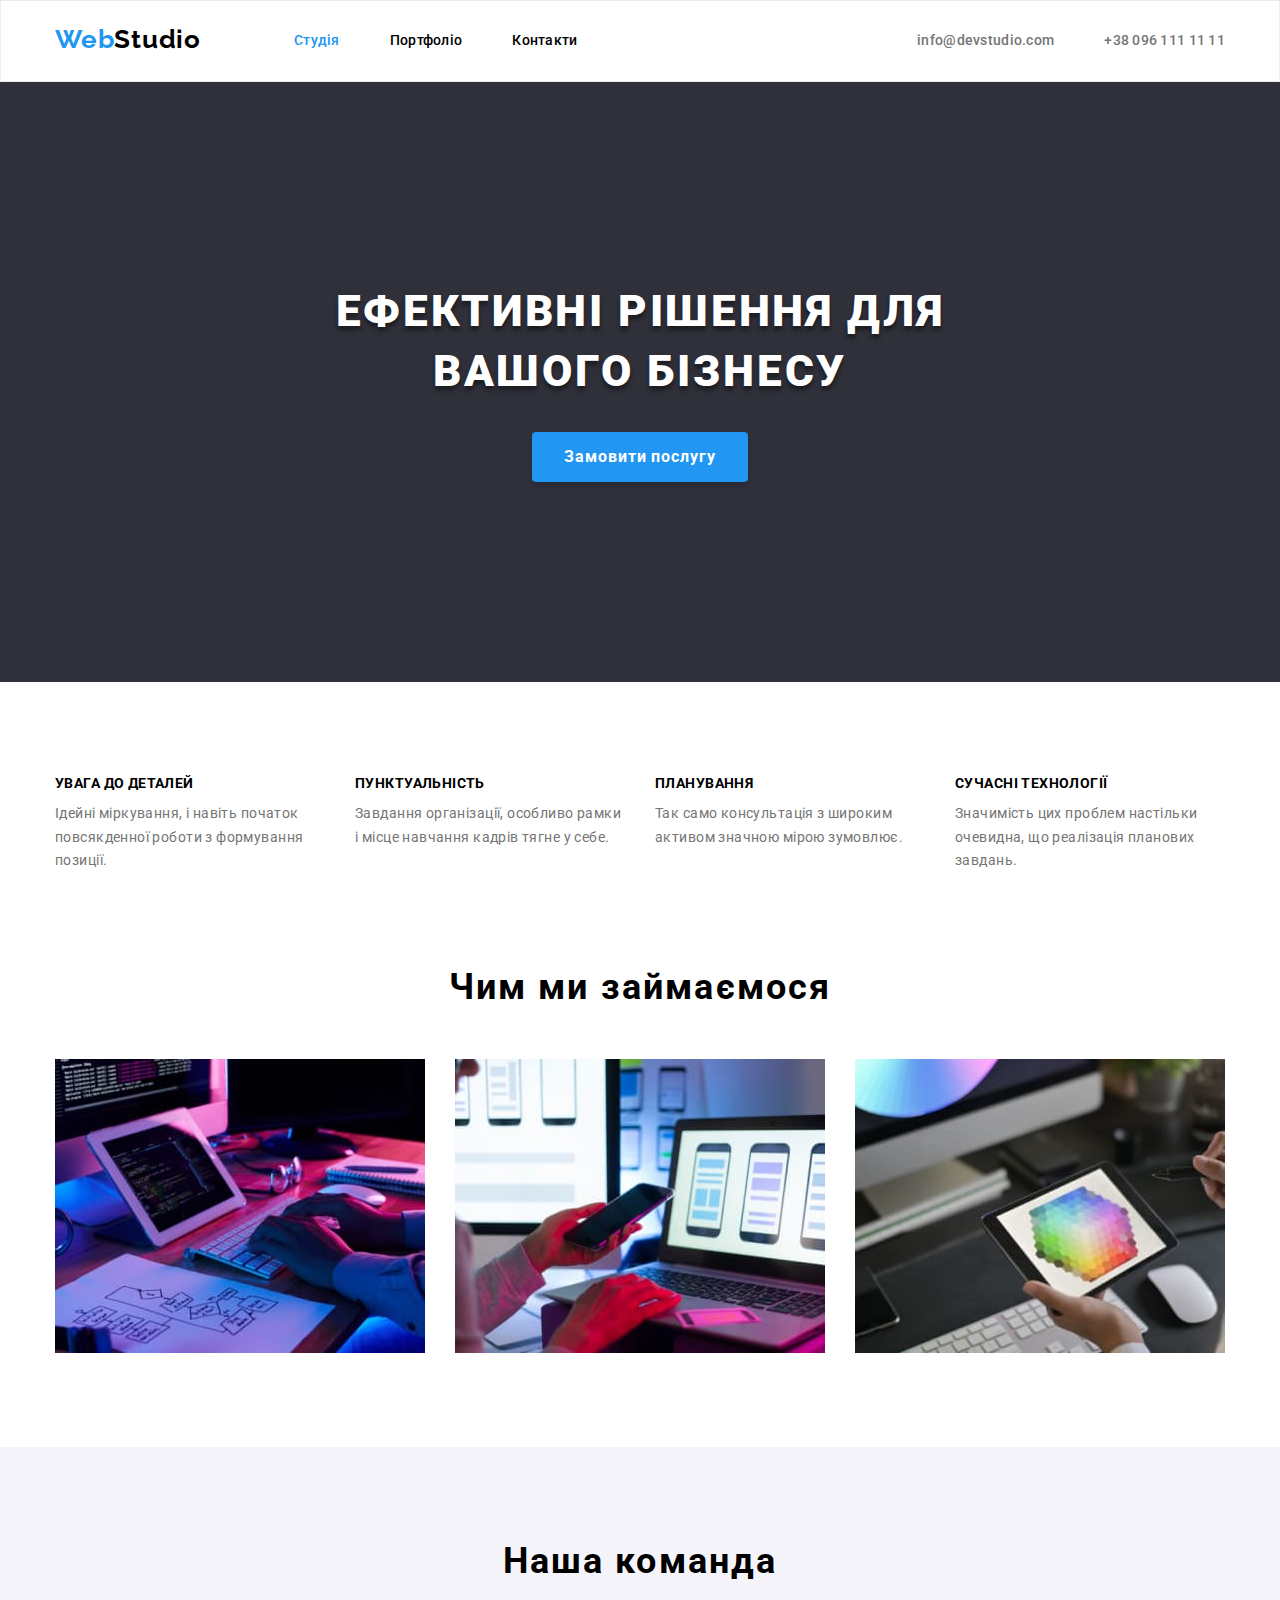
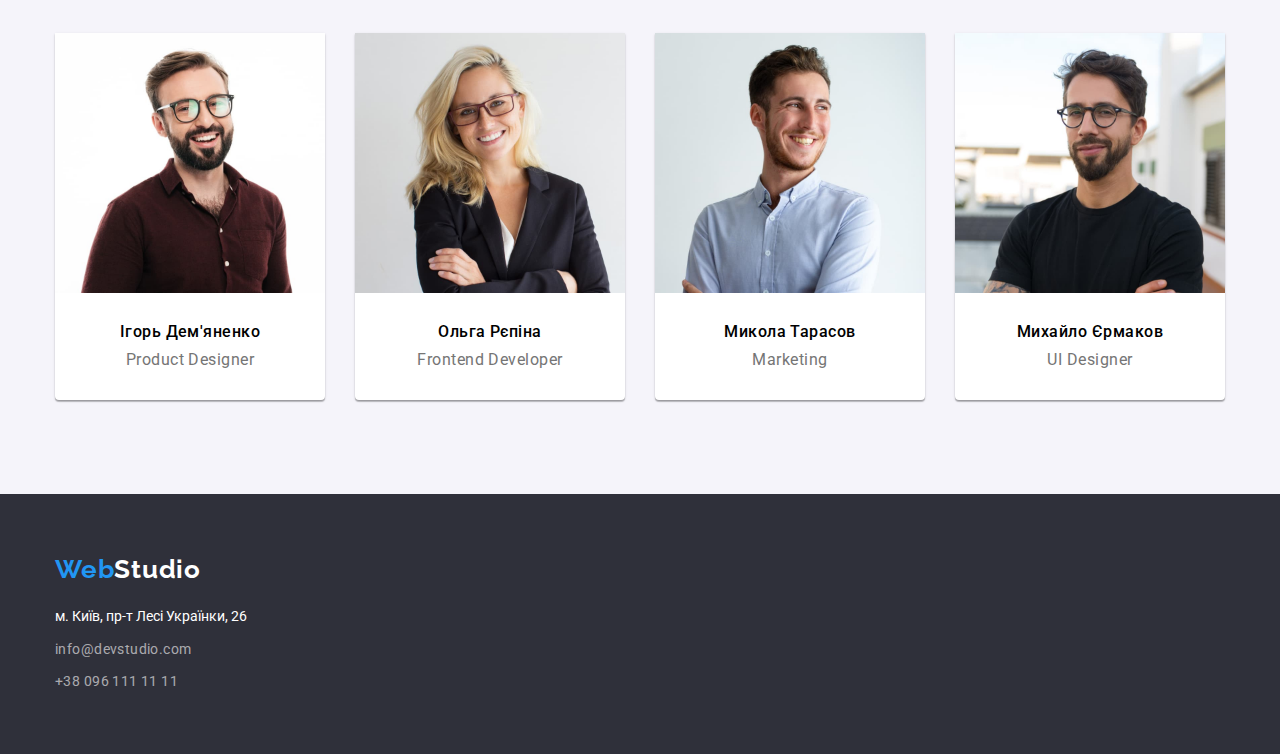
<file: index.html>
<!DOCTYPE html>
<html lang="uk">
  <head>
    <meta charset="UTF-8" />
    <meta http-equiv="X-UA-Compatible" content="IE=edge" />
    <meta name="viewport" content="width=device-width, initial-scale=1.0" />
    <title>Document</title>
    <link rel="stylesheet" href="./css/normalize.css" />
    <link rel="preconnect" href="https://fonts.googleapis.com" />
    <link rel="preconnect" href="https://fonts.gstatic.com" crossorigin />
    <link
      href="https://fonts.googleapis.com/css2?family=Raleway:wght@700&family=Roboto:wght@400;500;700&display=swap"
      rel="stylesheet"
    />
    <link rel="stylesheet" href="./css/styles.css" />
  </head>
  <body class="page">
    <!--Шапка-->

    <header class="header">
      <div class="container header-container">
        <a href="./index.html" class="logo"
          ><span class="accent">Web</span>Studio</a
        >
        <nav class="nav">
          <ul class="site_nav">
            <li class="navi">
              <a href="./index.html" class="link current link-nav">Студія</a>
            </li>
            <li class="navi">
              <a href="./portfolio.html" class="link-nav">Портфоліо</a>
            </li>
            <li class="navi"><a href="" class="link-nav">Контакти</a></li>
          </ul>
        </nav>

        <ul class="auth_nav">
          <li class="auth_nav-title">
            <a class="link-nav" href="mailto:info@devstudio.com"
              >info@devstudio.com</a
            >
          </li>
          <li class="auth_nav-title">
            <a class="link-nav" href="tel:+380961111111">+38 096 111 11 11</a>
          </li>
        </ul>
      </div>
    </header>

    <main>
      <!--Кнопка-->

      <section class="section-no-padding section-hero bg">
        <div class="container hero">
          <h1 class="text-under-main-button">
            ЕФЕКТИВНІ РІШЕННЯ ДЛЯ <br />
            ВАШОГО БІЗНЕСУ
          </h1>
          <button type="button" class="button-primary">Замовити послугу</button>
        </div>
      </section>

      <!--Переваги-->

      <section class="section">
        <div class="container plus-container">
          <h2 class="hidden">Переваги</h2>
          <ul class="plus">
            <li class="plus-li">
              <h3 class="section-title">УВАГА ДО ДЕТАЛЕЙ</h3>
              <p class="section-text">
                Ідейні міркування, і навіть початок повсякденної роботи з
                формування позиції.
              </p>
            </li>
            <li class="plus-li">
              <h3 class="section-title">ПУНКТУАЛЬНІСТЬ</h3>
              <p class="section-text">
                Завдання організації, особливо рамки і місце навчання кадрів
                тягне у себе.
              </p>
            </li>
            <li class="plus-li">
              <h3 class="section-title">ПЛАНУВАННЯ</h3>
              <p class="section-text">
                Так само консультація з широким активом значною мірою зумовлює.
              </p>
            </li>
            <li class="plus-li">
              <h3 class="section-title">СУЧАСНІ ТЕХНОЛОГІЇ</h3>
              <p class="section-text">
                Значимість цих проблем настільки очевидна, що реалізація
                планових завдань.
              </p>
            </li>
          </ul>
        </div>
      </section>

      <!--Чим займаємось-->

      <section class="section section-works">
        <div class="container">
          <h2 class="section-title-main">Чим ми займаємося</h2>
          <ul class="img-box">
            <li class="img-box-li">
              <img
                src="./images/box1.jpg"
                alt="Створюємо, та програмуємо макет проекту"
                width="370"
                height="294"
              />
            </li>
            <li class="img-box-li">
              <img
                src="./images/box2.jpg"
                alt="Підлаштовуємо їх під телефон"
                width="370"
                height="294"
              />
            </li>
            <li class="img-box-li">
              <img
                src="./images/box3.jpg"
                alt="Допомагаємо підібрати колір у дизайні"
                width="370"
                height="294"
              />
            </li>
          </ul>
        </div>
      </section>

      <!--Команда-->

      <section class="section section-team">
        <div class="container">
          <h2 class="section-title-main-team">Наша команда</h2>

          <ul class="team-box">
            <li class="team-li">
              <img
                class="img-team"
                src="./images/img0.jpg"
                alt="Чоловік в окулярах посміхається"
                width="270"
                height="260"
              />
              <div class="team-text-div">
                <h3 class="section-title-team">Ігорь Дем'яненко</h3>
                <p class="section-text-team" lang="en">Product Designer</p>
              </div>
            </li>

            <li class="team-li">
              <img
                class="img-team"
                src="./images/img1.jpg"
                alt="Жінка в окулярах посміхається"
                width="270"
                height="260"
              />
              <div class="team-text-div">
                <h3 class="section-title-team">Ольга Рєпіна</h3>
                <p class="section-text-team" lang="en">Frontend Developer</p>
              </div>
            </li>

            <li class="team-li">
              <img
                class="img-team"
                src="./images/img2.jpg"
                alt="Чоловік посміхається"
                width="270"
                height="260"
              />
              <div class="team-text-div">
                <h3 class="section-title-team">Микола Тарасов</h3>
                <p class="section-text-team" lang="en">Marketing</p>
              </div>
            </li>

            <li class="team-li">
              <img
                class="img-team"
                src="./images/img3.jpg"
                alt="Чоловік в окулярах"
                width="270"
                height="260"
              />
              <div class="team-text-div">
                <h3 class="section-title-team">Михайло Єрмаков</h3>
                <p class="section-text-team" lang="en">UI Designer</p>
              </div>
            </li>
          </ul>
        </div>
      </section>
    </main>

    <!--Футер-->

    <footer class="bg-footer">
      <div class="container footer-div">
        <a class="logo-footer" href="./index.html"
          ><span class="accent">Web</span>Studio</a
        >
        <address>
          <ul class="site_nav_footer">
            <li class="footer-adress">
              <a
                href="https://goo.gl/maps/KPhSYEdFBXfdf23w7"
                target="«_blank»"
                rel="«noopener»"
                >м. Київ, пр-т Лесі Українки, 26</a
              >
            </li>

            <li class="footer-adress-contact-mail">
              <a href="mailto:info@devstudio.com">info@devstudio.com</a>
            </li>

            <li class="footer-adress-contact">
              <a href="tel:+380961111111">+38 096 111 11 11</a>
            </li>
          </ul>
        </address>
      </div>
    </footer>
  </body>
</html>
</file>
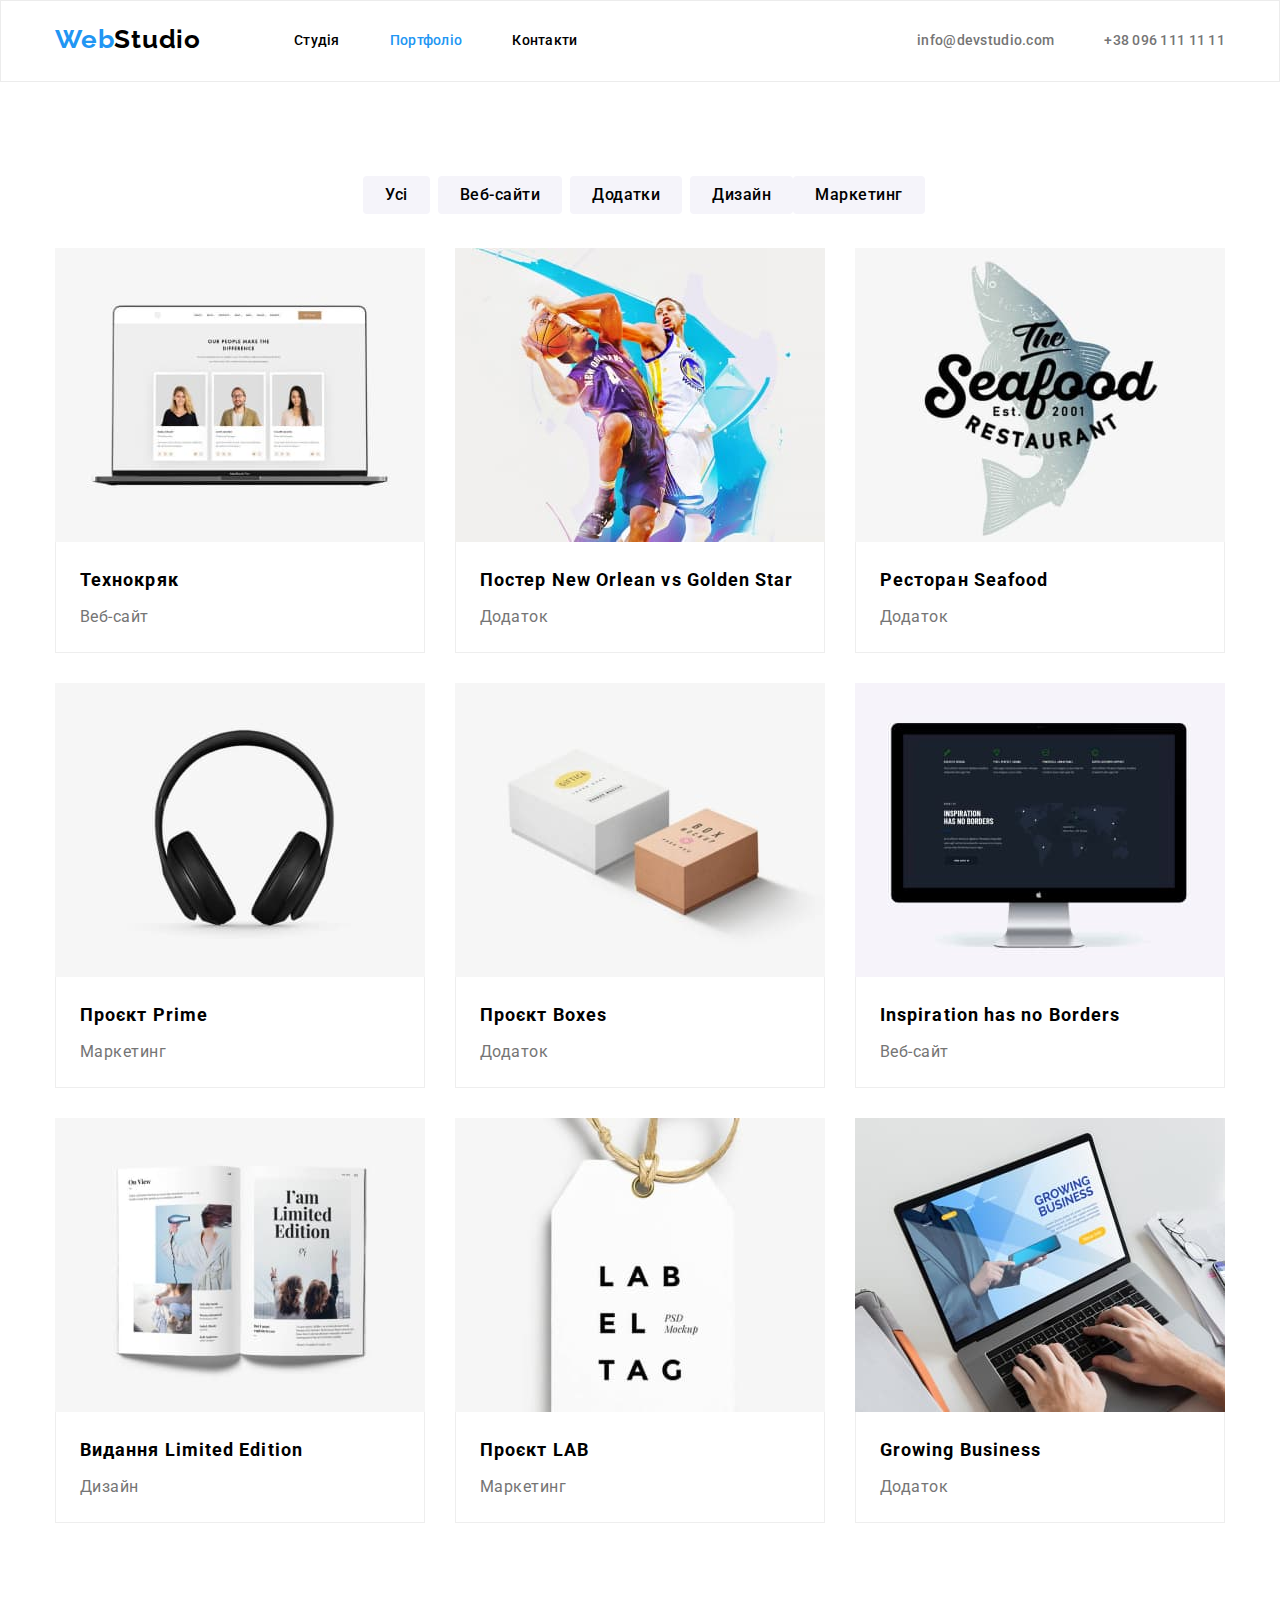
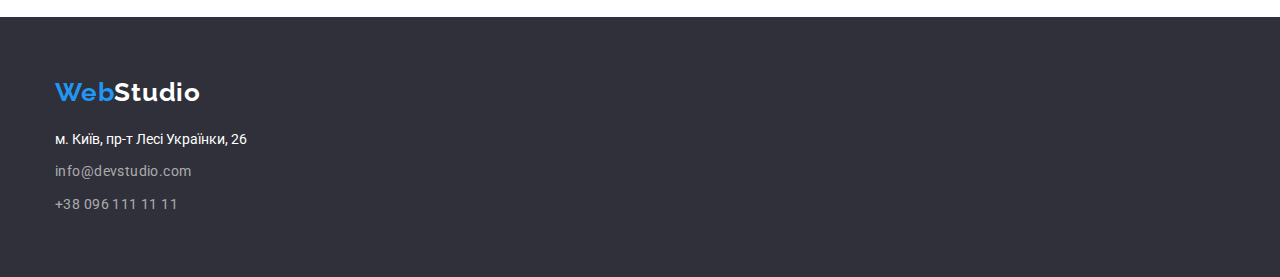
<file: portfolio.html>
<!DOCTYPE html>
<html lang="uk">
  <head>
    <meta charset="UTF-8" />
    <meta http-equiv="X-UA-Compatible" content="IE=edge" />
    <meta name="viewport" content="width=device-width, initial-scale=1.0" />
    <title>Document</title>
    <link rel="stylesheet" href="./css/normalize.css" />
    <link rel="preconnect" href="https://fonts.googleapis.com" />
    <link rel="preconnect" href="https://fonts.gstatic.com" crossorigin />
    <link
      href="https://fonts.googleapis.com/css2?family=Raleway:wght@700&family=Roboto:wght@400;500;700&display=swap"
      rel="stylesheet"
    />
    <link rel="stylesheet" href="./css/styles.css" />
  </head>
  <body>
    <!--Шапка-->

    <header class="header">
      <div class="container header-container">
        <a href="./index.html" class="logo"
          ><span class="accent">Web</span>Studio</a
        >
        <nav>
          <ul class="site_nav">
            <li class="navi">
              <a href="./index.html" class="link-nav">Студія</a>
            </li>
            <li class="navi">
              <a href="./portfolio.html" class="link current link-nav"
                >Портфоліо</a
              >
            </li>
            <li class="navi"><a href="" class="link-nav">Контакти</a></li>
          </ul>
        </nav>

        <ul class="auth_nav">
          <li class="auth_nav-title">
            <a class="link-nav" href="mailto:info@devstudio.com"
              >info@devstudio.com</a
            >
          </li>
          <li class="auth_nav-title">
            <a class="link-nav" href="tel:+380961111111">+38 096 111 11 11</a>
          </li>
        </ul>
      </div>
    </header>

    <main>
      <section class="section">
        <h1 class="hidden">Портфоліо</h1>
        <div class="container">
          <ul class="section-button">
            <li class="section-button-text">
              <button type="button" class="pointer">Усі</button>
            </li>
            <li class="section-button-text">
              <button type="button" class="pointer">Веб-сайти</button>
            </li>
            <li class="section-button-text">
              <button type="button" class="pointer">Додатки</button>
            </li>
            <li class="section-button-text">
              <button type="button" class="pointer">Дизайн</button>
            </li>
            <li class="section-button-text">
              <button type="button" class="pointer">Маркетинг</button>
            </li>
          </ul>
        </div>

        <div class="container">
          <ul class="portfolio-cont">
            <li class="portfolio-content-li">
              <a href="" class="decoration-portfolio">
                <img
                  class="img-portfolio"
                  src="./images/img.jpg"
                  alt="Ноутбук з сайтом"
                  width="370"
                  height="294"
                />
                <div class="text-portfolio-box">
                  <h2 class="section-title-portfolio">Технокряк</h2>
                  <p class="section-text-portfolio">Веб-сайт</p>
                </div>
              </a>
            </li>

            <li class="portfolio-content-li">
              <a href="" class="decoration-portfolio">
                <img
                  class="img-portfolio"
                  src="./images/img(1).jpg"
                  alt="Постер з баскетболістами"
                  width="370"
                  height="294"
                />
                <div class="text-portfolio-box">
                  <h2 class="section-title-portfolio">
                    Постер New Orlean vs Golden Star
                  </h2>
                  <p class="section-text-portfolio">Додаток</p>
                </div>
              </a>
            </li>

            <li class="portfolio-content-li">
              <a href="" class="decoration-portfolio">
                <img
                  class="img-portfolio"
                  src="./images/img00.jpg"
                  alt="Логотип рибного ресторану"
                  width="370"
                  height="294"
                />
                <div class="text-portfolio-box">
                  <h2 class="section-title-portfolio">Ресторан Seafood</h2>
                  <p class="section-text-portfolio">Додаток</p>
                </div>
              </a>
            </li>

            <li class="portfolio-content-li">
              <a href="" class="decoration-portfolio">
                <img
                  class="img-portfolio"
                  src="./images/img(3).jpg"
                  alt="Чорні навушники"
                  width="370"
                  height="294"
                />
                <div class="text-portfolio-box">
                  <h2 class="section-title-portfolio">Проєкт Prime</h2>
                  <p class="section-text-portfolio">Маркетинг</p>
                </div>
              </a>
            </li>

            <li class="portfolio-content-li">
              <a href="" class="decoration-portfolio">
                <img
                  class="img-portfolio"
                  src="./images/img(4).jpg"
                  alt="Біла та бежева коробка"
                  width="370"
                  height="294"
                />
                <div class="text-portfolio-box">
                  <h2 class="section-title-portfolio">Проєкт Boxes</h2>
                  <p class="section-text-portfolio">Додаток</p>
                </div>
              </a>
            </li>

            <li class="portfolio-content-li">
              <a href="" class="decoration-portfolio">
                <img
                  class="img-portfolio"
                  src="./images/img(5).jpg"
                  alt="Сайт проекту"
                  width="370"
                  height="294"
                />
                <div class="text-portfolio-box">
                  <h2 class="section-title-portfolio">
                    Inspiration has no Borders
                  </h2>
                  <p class="section-text-portfolio">Веб-сайт</p>
                </div>
              </a>
            </li>

            <li class="portfolio-content-li">
              <a href="" class="decoration-portfolio">
                <img
                  class="img-portfolio"
                  src="./images/img(6).jpg"
                  alt="Дизайн журналу"
                  width="370"
                  height="294"
                />
                <div class="text-portfolio-box">
                  <h2 class="section-title-portfolio">
                    Видання Limited Edition
                  </h2>
                  <p class="section-text-portfolio">Дизайн</p>
                </div>
              </a>
            </li>

            <li class="portfolio-content-li">
              <a href="" class="decoration-portfolio">
                <img
                  class="img-portfolio"
                  src="./images/img(7).jpg"
                  alt="Логотип проекту"
                  width="370"
                  height="294"
                />
                <div class="text-portfolio-box">
                  <h2 class="section-title-portfolio">Проєкт LAB</h2>
                  <p class="section-text-portfolio">Маркетинг</p>
                </div>
              </a>
            </li>

            <li class="portfolio-content-li">
              <a href="" class="decoration-portfolio">
                <img
                  class="img-portfolio"
                  src="./images/img(8).jpg"
                  alt="Додаток на ПК"
                  width="370"
                  height="294"
                />
                <div class="text-portfolio-box">
                  <h2 class="section-title-portfolio">Growing Business</h2>
                  <p class="section-text-portfolio">Додаток</p>
                </div>
              </a>
            </li>
          </ul>
        </div>
      </section>
    </main>

    <!--Футер-->

    <footer class="bg-footer">
      <div class="container footer-div">
        <a href="./index.html" class="logo-footer"
          ><span class="accent">Web</span>Studio</a
        >
        <address>
          <ul class="site_nav_footer">
            <li class="footer-adress">
              <a
                href="https://goo.gl/maps/KPhSYEdFBXfdf23w7"
                target="«_blank»"
                rel="«noopener»"
                >м. Київ, пр-т Лесі Українки, 26</a
              >
            </li>

            <li class="footer-adress-contact-mail">
              <a href="mailto:info@devstudio.com">info@devstudio.com</a>
            </li>

            <li class="footer-adress-contact">
              <a href="tel:+380961111111">+38 096 111 11 11</a>
            </li>
          </ul>
        </address>
      </div>
    </footer>
  </body>
</html>
</file>
<file: css/styles.css>
:root {
    --primary-text-color: rgb(0, 0, 0);
    --text-color: #757575;
    --accent-color: #2196F3;
    --primary-bg-color: #FFFFFF;
    --text-footer: #FFFFFF;
    --bg-color: #2F303A;
    --bg-button: #188CE8;
    --team-bg: #F5F4FA;
    --footer-team-text: rgba(255, 255, 255, 0.6) ;
    --text-portfolio-team: rgba(117, 117, 117, 1) ;
    --button-portfolio: #F5F4FA ;


}

a {
    text-decoration: none;
    color: inherit;
}

ul,
ol {
    list-style: none;
    margin: 0;
    padding: 0;
}

img {
    display: block;
    max-width: 100%;
    height: auto;
}

button {
    font: inherit;
    border: none;
    padding: 0;
    background-color: transparent;
    cursor: pointer;

}

h1,
h2,
h3,
h4,
h5, 
h6 {
    margin: 0;
}

p {
    margin: 0;
}

.container{
    width: 1200px;
    padding-left: 15px;
    padding-right: 15px;
    margin-left: auto;
    margin-right: auto;
}

.section{
    padding-top: 94px;
    padding-bottom: 94px;
}

.section-no-padding{
    padding-top: 0px;
    padding-bottom: 0px;
}

/*body*/

body {
    background-color: var(--primary-bg-color);
    color: var(--primary-text-color);
    font-family: 'Roboto' , sans-serif;
}

/*logo*/

.logo {
    color: var(--primary-text-color);
    font-size: 26px;
    font-family: 'Raleway', sans-serif;
    letter-spacing: 0.03em;
    text-decoration: none;
    font-weight: 700;
    display: flex;
    margin-right: 93px;
        padding-top: 24px;
            padding-bottom: 24px;
    
    
}
.accent {
    color: var(--accent-color);
}


.header{
    border: 1px solid #ECECEC;
}   
.header-container{
    display: flex;

    
}

.section-hero{
    padding-top: 200px;
    padding-bottom: 200px;
}


/*.site_nav + text*/

.site_nav a {
    display: block;
    color: var(--primary-text-color);
    letter-spacing: 0.02em;
    line-height: 1.14;
    text-decoration: none;
    font-size: 14px;
    font-weight: 500;
    font-family: 'Roboto', sans-serif;

}

.site_nav{
    display: flex;
}
.site_nav :hover,
.site_nav :focus{
    color: var(--accent-color);

}

.site_nav .link.current {
    color: var(--accent-color);
    
}
.navi:not(:first-child){
    margin-left: 50px;
    
}
.link-nav{
        padding-top: 32px;
        padding-bottom: 32px;
        
}

/*auth_nav*/

.auth_nav{
    display: flex;
    margin-left: auto;

}
.auth_nav-title a {
    display: block;
    color: var(--text-color);
    font-size: 14px;
    letter-spacing: 0.02em;
    line-height: 1.14;
    text-decoration: none;
    font-weight: 500;
    

}

.auth_nav-title{
    margin-left: 50px;

}

.auth_nav-title :hover,
.auth_nav-title :focus {
    color: var(--accent-color);
}


/*button*/

.bg {
    color: var(--primary-bg-color);
    background-color: var(--bg-color);
    letter-spacing: 0.06em;
        text-align: center;
    
}

.hero{
    padding-top: 0px;
    padding-bottom: 0px;
}

.text-under-main-button {
    font-size: 44px;
    line-height: 1.36;
    letter-spacing: 0.06em;
    text-transform: uppercase;
    font-weight: 900;
    margin-bottom: 30px;
    text-shadow: 0px 4px 4px rgba(0, 0, 0, 0.25), 0px 4px 4px rgba(0, 0, 0, 0.25);
}



.button-primary {
    font-size: 16px;
    font-family: inherit;
    cursor: pointer;
    letter-spacing: 0.06em;
    line-height: 30px;
    font-weight: 700;
    color: var(--primary-bg-color);
    background-color: var(--accent-color);
    box-shadow: 0px 4px 4px rgba(0, 0, 0, 0.15);
    padding: 10px 32px 10px 32px;
    border-radius: 4px;
    
}


.button-primary:hover,
.button-primary:focus{
    color: var(--primary-bg-color);
    background-color: var(--bg-button);

}

/*СЕКЦІЇ*/
.plus-container{

}
.plus{
    display: flex;


}
.plus-li:not(:last-child){
    margin-right: 30px;
    
}

.plus-li{
    min-width: 270px;
}

.section-works{
    padding-top: 0px;
}
.section-title {
    color: var(--primary-text-color);
    font-size: 14px;
    letter-spacing: 0.03em;
    line-height: 1.14;
    margin-bottom: 10px;

}

.section-text {
    color: var(--text-color);
    font-size: 14px;
    letter-spacing: 0.03em;
    line-height: 1.71;
}

.section-title-main {
    font-size: 36px;
    letter-spacing: 0.06em;
    line-height: 1.16;
    text-align: center;
    margin-bottom: 50px;


}

.img-box{
    display: flex;
}

.img-box-li:not(:last-child){
    margin-right: 30px;
}

/*Поправки маркеровок*/

ul {
    list-style: none;
}

.hidden{
    position: absolute;
        width: 1px;
        height: 1px;
        margin: -1px;
        border: 0;
        padding: 0;
    
        white-space: nowrap;
        clip-path: inset(100%);
        clip: rect(0 0 0 0);
        overflow: hidden;
}

/*Команда*/
.section-team{
    background-color: var(--team-bg);
}
.team-box{
    display: flex;
    
}


.team-li{
    background-color: #FFFFFF;
    text-align: center;
    box-shadow: 0px 1px 3px rgba(0, 0, 0, 0.12), 0px 1px 1px rgba(0, 0, 0, 0.14), 0px 2px 1px rgba(0, 0, 0, 0.2);
    border-radius: 0px 0px 4px 4px;
   
    
}
.team-li:not(:last-child) {
    margin-right: 30px;
}

.team-text-div{
    padding-top: 30px;
    padding-bottom: 30px;
}
.section-title-team {
    font-size: 16px;
    letter-spacing: 0.03em;
    font-weight: 500;
    margin-bottom: 10px;
}

.section-text-team {
    font-size: 16px;
    color: var(--text-portfolio-team);
    letter-spacing: 0.03em;
    letter-spacing: 0.03em;
    
}


.section-title-main-team {
    font-size: 36px;
    letter-spacing: 0.06em;
    line-height: 1.16;
    text-align: center;
    margin-bottom: 50px;

}
/*Футер*/

.bg-footer{
    color: var(--primary-bg-color);
    background-color: var(--bg-color);
    padding-top: 0px;
    padding-bottom: 0px;
}

.logo-footer {
    color: var(--text-footer);
    font-family: 'Raleway';
    letter-spacing: 0.03em;
    text-decoration: none;
    text-transform: none;
    font-style: normal;
    font-weight: 700;
    font-size: 26px;
    line-height: 1.19;
    
    
}

.footer-adress a{
    color: var(--text-footer);
    font-size: 14px;
    font-style: normal;
    line-height: 1.71;
    text-transform: none;
    font-family: 'Roboto', sans-serif;
    
}

.footer-adress{
  margin-bottom: 9px;
}

.footer-adress-contact a{
    color: var(--footer-team-text);
    font-size: 14px;
    font-style: normal;
    letter-spacing: 0.03em;
    line-height: 1.71;
    text-transform: none;
    font-family: 'Roboto', sans-serif;
}

.footer-adress-contact-mail a{
    color: var(--footer-team-text);
    font-size: 14px;
    font-style: normal;
    letter-spacing: 0.03em;
    line-height: 1.71;
    text-transform: none;
    font-family: 'Roboto', sans-serif;
}

.footer-adress-contact-mail{
    margin-bottom: 9px;
}


.site_nav_footer{
margin-top: 20px;
}

.footer-div{
    display: block;
    padding-top: 60px;
    padding-bottom: 60px;
}

.site_nav_footer :hover,
.site_nav_footer :focus {
    color: var(--accent-color);

}
/*Портфолио*/

.section-button {
    text-align: center;
}

.pointer{
    cursor: pointer;
    font-family: 'Roboto', sans-serif;
    font-weight: 500;
    letter-spacing: 0.03em;
    line-height: 1.62;
    font-size: 16px;
    padding-top: 6px;
    padding-bottom: 6px;
    padding-left: 22px;
    padding-right: 22px;
    
}

.section-button{
    display: flex;
    justify-content: center;
    min-width: 575px;
    margin-bottom: 34px;
    border-radius: 4px;
}

.section-button-text{
    
    background-color: var(--button-portfolio);
    border-radius: 4px;
    
}
.section-button-text:not(:last-child){
margin-left: 8px;
}


.section-button-text :hover,
.section-button-text :focus{
    color: var(--primary-bg-color);
    background-color: var(--accent-color);
    box-shadow: 0px 4px 4px rgba(0, 0, 0, 0.25);
    border-radius: 4px;
}

.portfolio-cont{
  display: flex;
  flex-wrap: wrap;
  gap: 30px;

}

.portfolio-cont-li{
    display: block;
}

.portfolio-content-li{
width: 370px;
}

.portfolio-content-li a:hover,
.portfolio-content-li a:focus{
    box-shadow:(0px 4px 4px rgba(0, 0, 0, 0.25));
}

/*
.img-portfolio{
    margin-bottom: 20px;
}
*/
.box-li-portfolio{
    
    
}

.section-title-portfolio {
    font-size: 18px;
    color: var(--primary-text-color);
    letter-spacing: 0.06em;
    line-height: 2;
    margin-bottom: 4px;
}
.section-text-portfolio {
    font-size: 16px;
    color: var(--text-portfolio-team);
    letter-spacing: 0.03em;
    line-height: 1.87;
    
}

.decoration-portfolio{
    text-decoration: none;  
}

.text-portfolio-box{
    padding: 20px 24px 20px 24px;
    border-left: 1px solid #EEEEEE;
    border-right: 1px solid #EEEEEE;
    border-bottom: 1px solid #EEEEEE;
}


/*цвет основного текста #212121 */

/*вторичный цвет текста #757575 */

/*цвет перед кнопкой #FFFFFF */

/*вторичный цвет фона #F5F4FA */

/*акцент #2196F3 */

/*почта и номер в футере rgba(255, 255, 255, 0.6)
*/
/*Текст в портфолио под заголовком  rgba(117, 117, 117, 1) */

/*Цвет фона заголовка на главном экране #2F303A  */

/*цыет фона в секции команда  #F5F4FA */

/*Кнопка в bg   #188CE8 */
</file>
